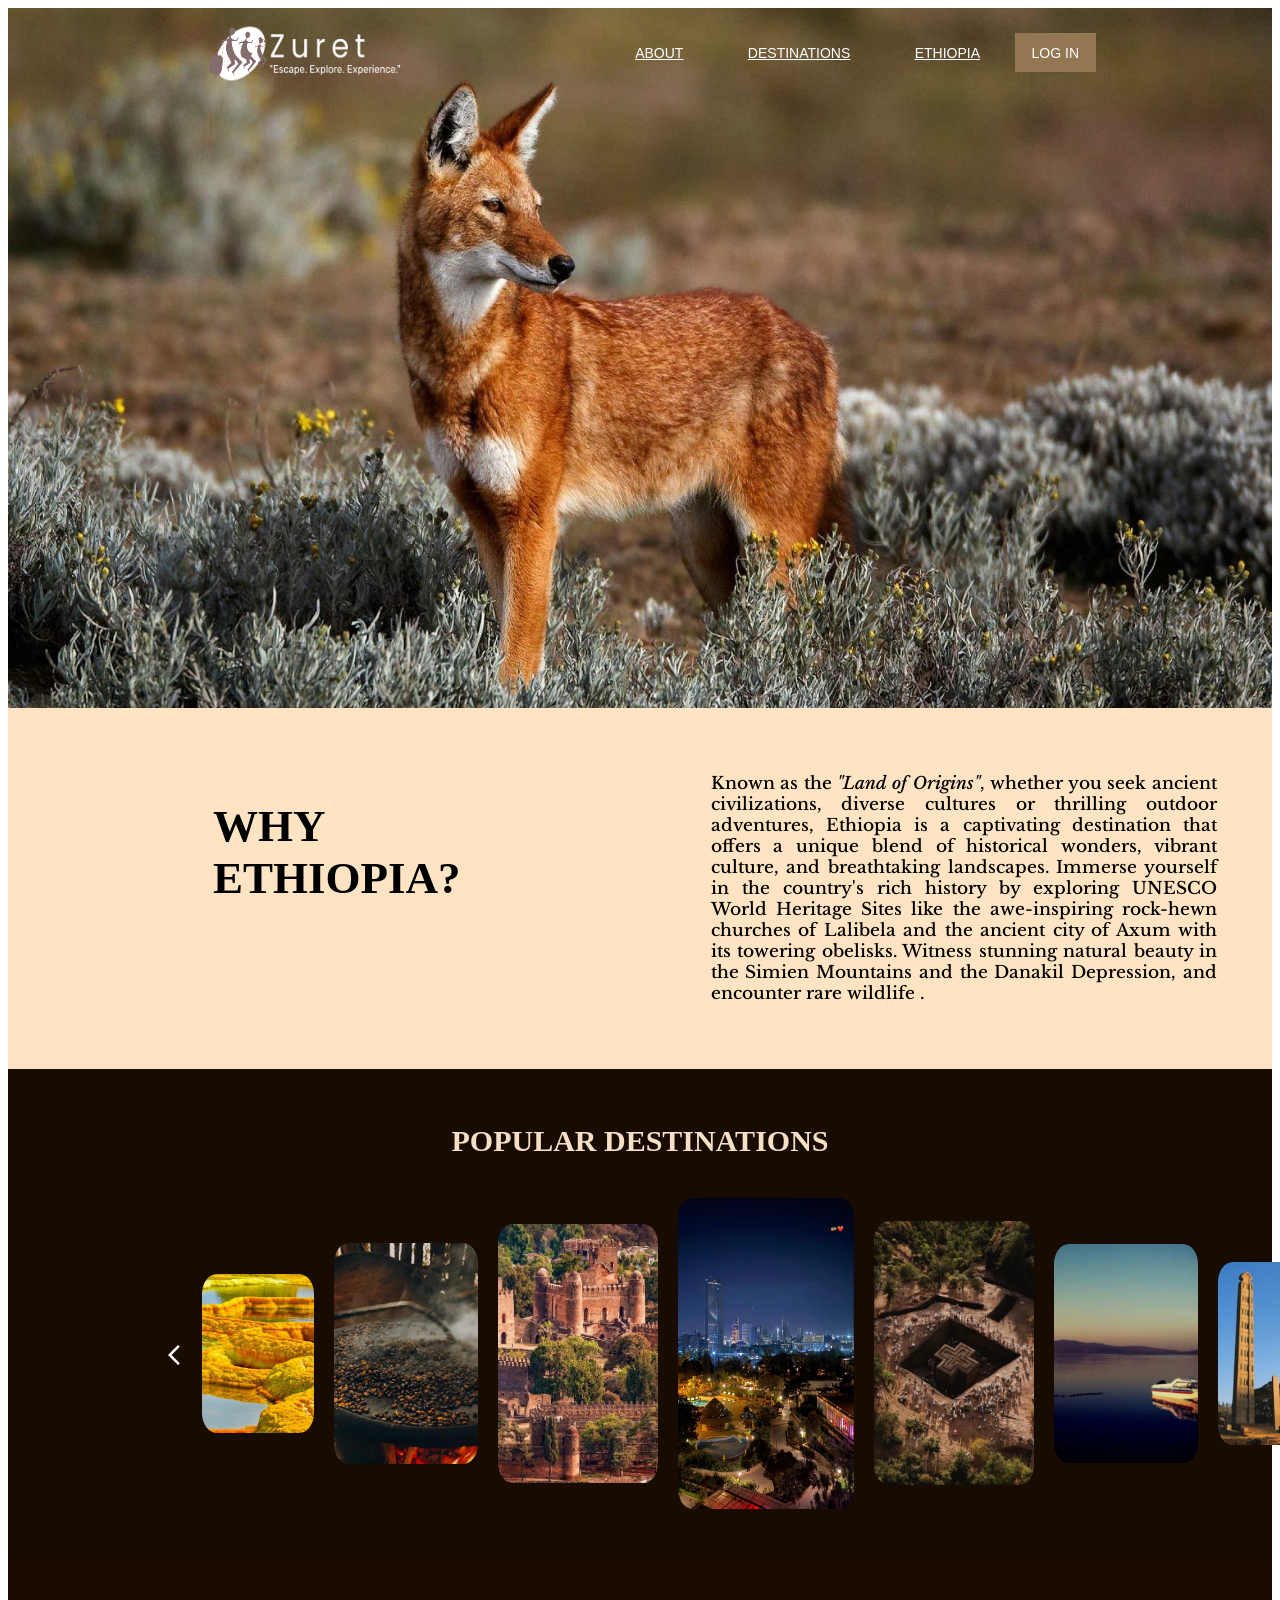
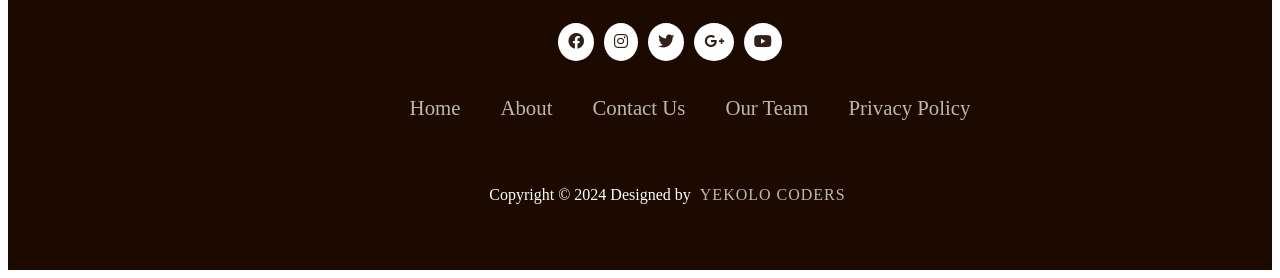
<file: main/index.html>
<!DOCTYPE html>
<html lang="en">
  <head>
    <meta charset="UTF-8" />
    <meta name="viewport" content="width=device-width, initial-scale=1.0" />
    <title>Document</title>
    <link
      rel="stylesheet"
      href="https://cdnjs.cloudflare.com/ajax/libs/font-awesome/6.0.0-beta3/css/all.min.css"
    />
    <link
      rel="stylesheet"
      href="https://cdnjs.cloudflare.com/ajax/libs/font-awesome/4.7.0/css/font-awesome.min.css"
    />
    <link
      rel="stylesheet"
      href="https://fonts.googleapis.com/css2?family=Material+Symbols+Outlined:opsz,wght,FILL,GRAD@20..48,100..700,0..1,-50..200"
    />

    <link rel="preconnect" href="https://fonts.googleapis.com" />
    <link rel="preconnect" href="https://fonts.gstatic.com" crossorigin />
    <link
      href="https://fonts.googleapis.com/css2?family=Archivo+Black&family=Libre+Baskerville:ital,wght@0,400;0,700;1,400&family=Nanum+Myeongjo&family=PT+Serif:ital,wght@0,400;0,700;1,400;1,700&family=Vollkorn:ital,wght@0,400..900;1,400..900&display=swap"
      rel="stylesheet"
    />
    <link rel="stylesheet" href="../css/style.css" />
  </head>
  <body>
    <header class="main-header">
      <div class="header-wrapper">
        <div class="main-logo">
          <img
            class="logo"
            src="../images/logo-transparent-png.png"
            alt="LOGO"
          />
        </div>

        <nav>
          <ul class="main-menu">
            <li><a href="#about">ABOUT</a></li>
            <li><a href="#destination">DESTINATIONS</a></li>
            <li><a href="#eth">ETHIOPIA</a></li>
            <li><a href="login.html" class="signin">LOG IN</a></li>
          </ul>
        </nav>
      </div>
    </header>

    <main>
      <div class="Part-1">
        <img src="../images/po2.jpg" alt="" id="BackVideo" />
      </div>
      <div class="Part-2" id="ethiopia">
        <div class="aboutEth">
          <h2 class="text" id="eth">WHY ETHIOPIA?</h2>

          <!-- <img
            class="collage"
            src="../images/collage (2).png"
            alt="collage-image-of-ethiopia"
          />-->
        </div>
        <div class="description">
          Known as the <em>"Land of Origins"</em>, whether you seek ancient
          civilizations, diverse cultures or thrilling outdoor adventures,
          Ethiopia is a captivating destination that offers a unique blend of
          historical wonders, vibrant culture, and breathtaking landscapes.
          Immerse yourself in the country's rich history by exploring UNESCO
          World Heritage Sites like the awe-inspiring rock-hewn churches of
          Lalibela and the ancient city of Axum with its towering obelisks.
          Witness stunning natural beauty in the Simien Mountains and the
          Danakil Depression, and encounter rare wildlife .
        </div>
      </div>

      <div class="Part-3">
        <h2 class="city" id="destination">POPULAR DESTINATIONS</h2>
        <div class="container">
          <span class="material-symbols-outlined" id="left">
            arrow_back_ios
          </span>
          <div class="hoverwrap">
            <a href="AFAR/index.html">
              <img
                class="city-links"
                id="box1"
                name="afar"
                src="../images/afar.jpg"
                alt="YE-KOLO-CODERS"
            /></a>
            <div class="hovercap">Afar</div>
          </div>

          <div class="hoverwrap">
            <a href="JIMMA/index.html">
              <img
                name="jimma"
                class="city-links"
                id="box2"
                src="../images/jimma.jpg"
                alt="YE-KOLO-CODERS"
              />
            </a>
            <div class="hovercap">JIMMA</div>
          </div>

          <div class="hoverwrap">
            <a href="Gonder/citypage3/index.html"
              ><img
                name="gondar"
                class="city-links"
                id="box3"
                src="../images/gondar.jpg"
                alt="YE-KOLO-CODERS"
            /></a>
            <div class="hovercap">GONDER</div>
          </div>

          <div class="hoverwrap">
            <a href="ADDIS/index.html"
              ><img
                name="addis"
                id="box4"
                class="city-links"
                src="../images/addis.jpg"
                alt="YE-KOLO-CODERS"
            /></a>
            <div class="hovercap">ADDIS ABABA</div>
          </div>

          <div class="hoverwrap">
            <a href="LALIBELA/index.html"
              ><img
                name="lalibela"
                id="box3"
                class="city-links"
                src="../images/harar.jpg"
                alt="YE-KOLO-CODERS"
            /></a>
            <div class="hovercap">LALIBELA</div>
          </div>

          <div class="hoverwrap">
            <a href="ARBAMINCH/index.html">
              <img
                name="arbaminch"
                class="city-links"
                id="box2"
                src="../images/hawassa.jpg"
                alt="YE-KOLO-CODERS"
            /></a>
            <div class="hovercap">ARBAMINCH</div>
          </div>

          <div class="hoverwrap">
            <a href="#">
              <img
                name="axum"
                class="city-links"
                id="box1"
                src="../images/axsum.jpg"
                alt="YE-KOLO-CODERS"
            /></a>
            <div class="hovercap">AXSUM</div>
          </div>
          <span class="material-symbols-outlined" id="right">
            arrow_forward_ios
          </span>
        </div>
      </div>
      <div class="Part-4"></div>
    </main>
    <footer id="about">
      <div class="footerContainer">
        <div class="socialIcons">
          <a href=""> <i class="fa-brands fa-facebook"></i></a>
          <a href=""> <i class="fa-brands fa-instagram"></i></a>
          <a href=""> <i class="fa-brands fa-twitter"></i></a>
          <a href=""> <i class="fa-brands fa-google-plus"></i></a>
          <a href=""> <i class="fa-brands fa-youtube"></i></a>
        </div>
        <div class="footerNav">
          <ul>
            <li><a href="">Home</a></li>
            <li><a href="">About</a></li>
            <li><a href="">Contact Us</a></li>
            <li><a href="">Our Team</a></li>
            <li><a href="">Privacy Policy</a></li>
          </ul>
        </div>

        <div class="footerBottom">
          <p>
            Copyright &copy; 2024 Designed by
            <span class="designer">YeKolo Coders</span>
          </p>
        </div>
      </div>
    </footer>
    <script src="/script/app.js"></script>
  </body>
</html>
</file>
<file: css/style.css>
.logo {
    height: 75px;
    width: 210px;
    display: inline;
}

.main-header {
    position: absolute;
    top: 0;
    width: 100%;
    z-index: 1000;
    font-family: sans-serif;
    color: white;
    background: transparent;


    .header-wrapper {
        display: block;
        width: 70%;
        margin: 0 auto;
        padding-top: 1em;

        .main-logo {
            float: left;
            font-weight: 700;
            font-size: 1.875em;
            filter: brightness(150%);
        }

        .main-menu {
            float: right;
            text-align: center;

            li {
                display: inline-block;
                padding: 0.75em 1.875em;


                a {
                    padding-bottom: 0.75em;
                    text-transform: uppercase;


                    color: white;
                    font-size: 0.875em;

                    &:hover {
                        color: #fce38a;
                        border-bottom: 0.1875em solid yellow;
                        transition: .1s;
                        text-decoration: none;
                    }

                    span {
                        font-size: 1.2em;
                    }
                }

                &:last-child {
                    padding: 0.75em 0;
                }

                &:nth-child(6) a:hover,
                &:last-child a:hover {
                    border: none;
                }
            }
        }
    }
}


.signin {
    padding: 12px 17px;
    background-color: rgb(147, 118, 82);
    color: white;
    /* Adjust the color to match other colors */
    text-decoration: none;

}



.Part-1 {
    position: relative;
    padding: 500px 100px;
    padding-top: 200px;

}

#BackVideo {
    position: absolute;
    top: 0;
    left: 0;
    width: 100%;
    height: 100%;
    object-fit: cover;
    z-index: -1;
}

.search {

    position: relative;
    z-index: -1;


}


.Part-2 {
    display: flex;
    justify-content: space-evenly;
    align-content: center;

    padding: 15px 5px;
    background-color: bisque;
}


.aboutEth {
    font-size: 30px;
    padding: 40px 200px;

}

.collage {
    width: 320px;
    height: 400px;
    border: 10px solid white;
    box-shadow: 0 20px 35px rgba(0, 0, 0, 0.5);


}

.libre-baskerville-regular {
    font-family: "Libre Baskerville", serif;
    font-weight: 400;
    font-style: normal;
}

.libre-baskerville-bold {
    font-family: "Libre Baskerville", serif;
    font-weight: 700;
    font-style: normal;
}

.libre-baskerville-regular-italic {
    font-family: "Libre Baskerville", serif;
    font-weight: 400;
    font-style: italic;
}

.description {
    font-size: 17px;
    font-weight:500;
    text-align: justify;
font-family: "Libre Baskerville", serif;
 padding: 50px 50px;
}

.text {
    font-family: 'Times New Roman', Times, serif;
}

.material-symbols-outlined {
    font-variation-settings:
        'FILL' 0,
        'wght' 400,
        'GRAD' 0,
        'opsz' 24;
    color:white;
    
}

.material-symbols-outlined:hover {
transform: scale(1.2);
cursor: pointer;
}



.Part-3 {
    background-color: #180b02;
    padding: 30px 80px;

}

.city {
    text-align: center;
    color:rgb(245, 224, 197);
    font-size: 30px;


}

.city2 {
    text-align: center;
    color: #ffff;
    font-size: 16px;
    font-family: 'Gill Sans', 'Gill Sans MT', Calibri, 'Trebuchet MS', sans-serif;
}

.container {
    padding: 10px 80px;
    display: flex;
    justify-content: space-evenly;
    flex-wrap: nowrap;
    align-items: center;


}


.city-links {
    padding: 5px 10px;
    border-radius: 30px;
    transition: transform 0.5s;

    object-fit: contain;



}

.city-links:hover {
    cursor: pointer;
    opacity: 0.5;
    transform: scale(1.18);

}

#box1 {
    width: 7em;
    border-radius: 25px;

}

#box2 {
    width: 9em;
    border-radius: 25px;

}

#box3 {
    width: 10em;
    border-radius: 25px;



}

#box4 {
    width: 11em;
    border-radius: 25px;
}




footer {
    background: #1C0A00;
    color: #fff;
    padding: 10px 30px;
}

.footerContainer {
    width: 100%;
    padding: 50px 30px 20px;
}

footer .elements {
    padding: 5px;
}

.socialIcons {
    display: flex;
    justify-content: center;
}

.socialIcons a {
    text-decoration: none;
    padding: 10px;
    background-color: #fff;
    margin: 5px;
    border-radius: 50%;
}

.socialIcons i {
    font-size: 1em;
    color: #1C0A00;
    opacity: 0.9;
}

.socialIcons a:hover {
    background: #1C0A00;
    transition: 0.5s;

}

.socialIcons i:hover {
    color: #fff;
    transition: 0.5s;
}

.footerNav {
    margin: 30px 0;
}

.footerNav ul {
    display: flex;
    justify-content: center;
    list-style: none;

}

.footerNav ul li a {
    color: #fff;
    margin: 20px;
    text-decoration: none;
    font-size: 1.3em;
    opacity: 0.7;
    transition: 0.5s;
}

.footerNav ul li a:hover {
    opacity: 1;
}

.footerBottom {

    padding: 20px;
    text-align: center;

}

.designer {
    opacity: 0.7;
    text-transform: uppercase;
    letter-spacing: 1px;
    font-weight: 400;
    margin: 0px 5px;
}

.hoverwrap img {
    width: 100%;
}

.hoverwrap {
    max-width: 500px;
    /* optional */
    position: relative;
    /* required for (b1) */
}

/* (B) POSITION CAPTION */
.hovercap {
    /* (B1) PLACE AT BOTTOM */
    position: absolute;
    bottom: 0;
    left: 0;

    /* (B2) DIMENSIONS + COLORS */
    width: 100%;
    padding: 5px 1px;
    border-radius: 4px;
    color: white;
    text-align: center;


}

/* (C) ONLY SHOW CAPTION ON HOVER */
.hovercap {
    visibility: none;
    opacity: 0;
    transition: opacity 0.3s;

}

.hoverwrap:hover .hovercap {
    visibility: visible;
    opacity: 1;
}

/*media*/

/* Media query */
@media only screen and(max-width: 100x) {
    .header-wrapper {
        width: 90%;
    }

    .main-logo {
        font-size: 1em;
    }

    .main-menu {
        float: none;
        text-align: center;
        margin-top: 10px;
    }

    .main-menu li {
        display: block;
        margin:1px;
        padding: 1px;
    }

    .main-menu li a {
        font-size: 12px;
        margin: 1px;
            padding: 1px;
    }

    .signin {
        display: block;
        padding: 6px 10px;
    }

    .Part-1 {
        padding: 50px 10px;
    }

    #BackVideo {
        position: static;
        width: 100%;
        height: auto;
    }

    .search {
        position: static;
        z-index: initial;
    }
    
    .loop
    {
        padding: left;
        
    }
       
}
</file>
